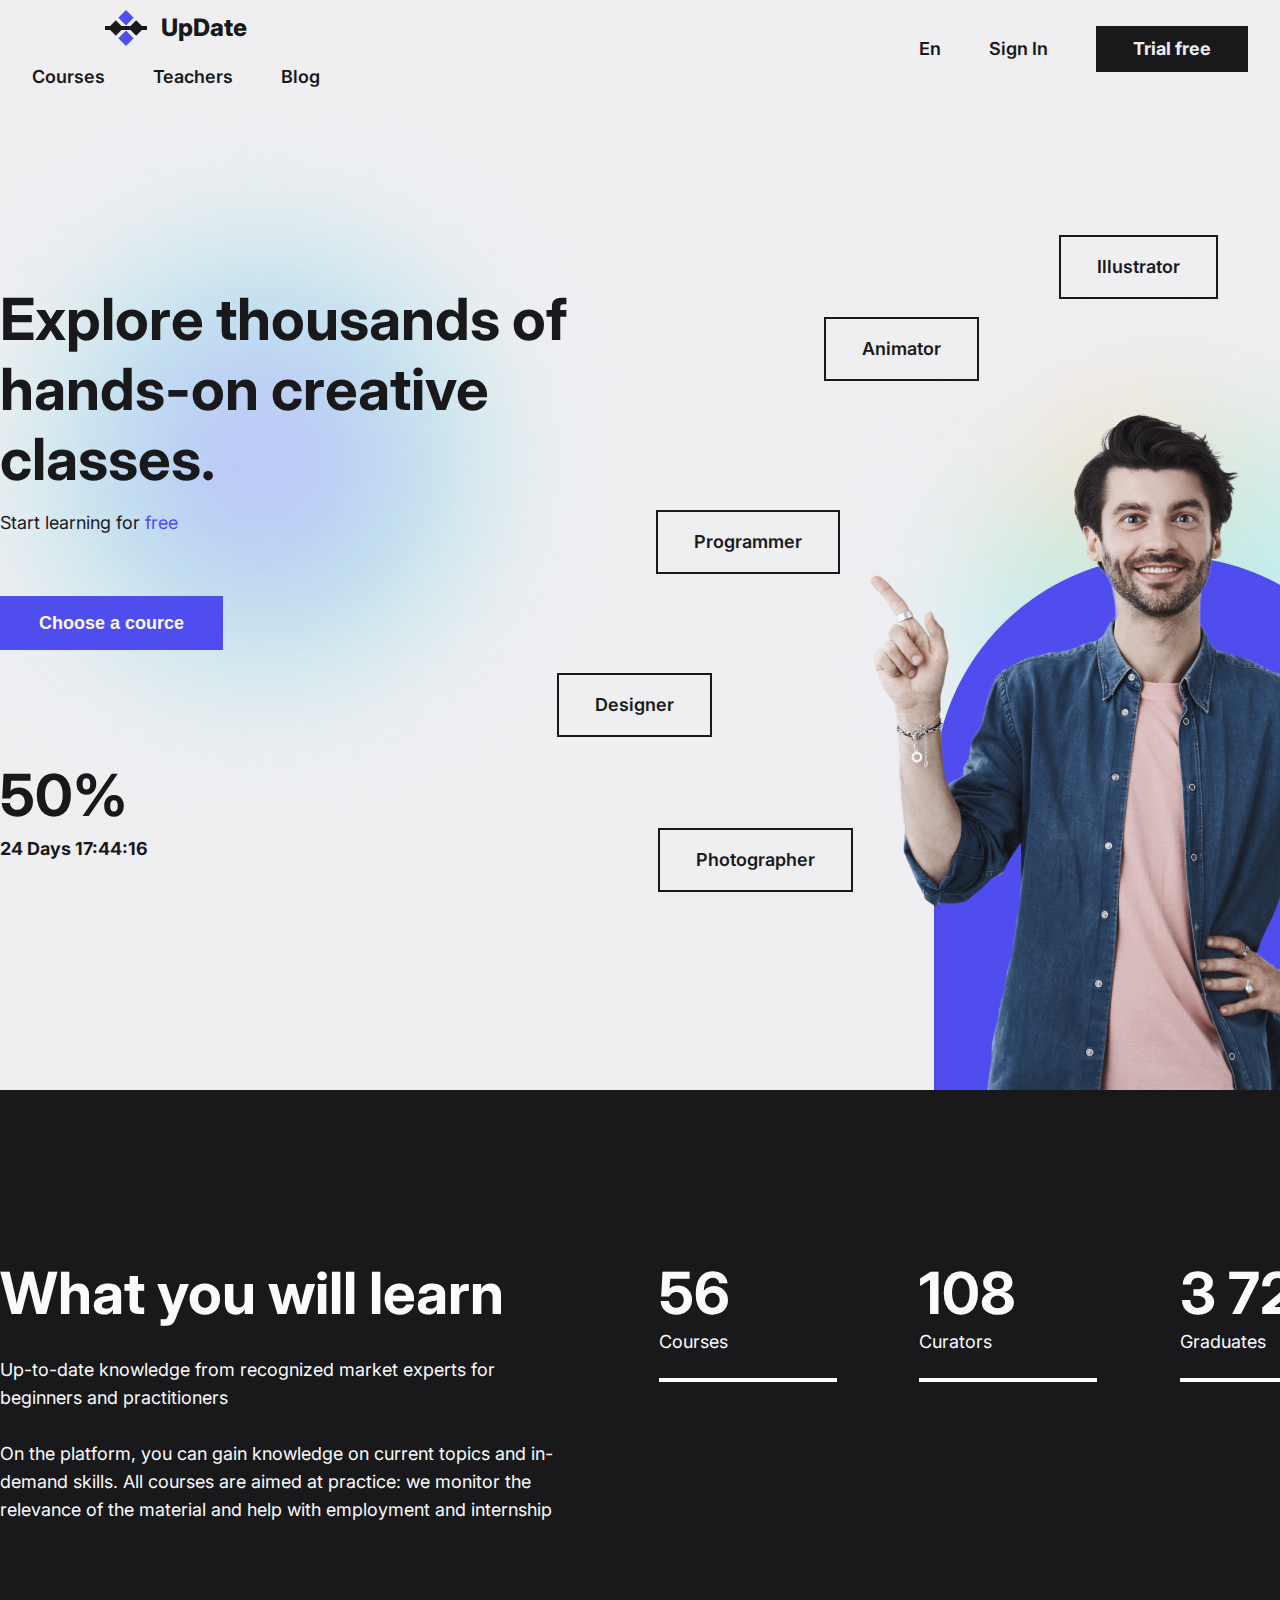
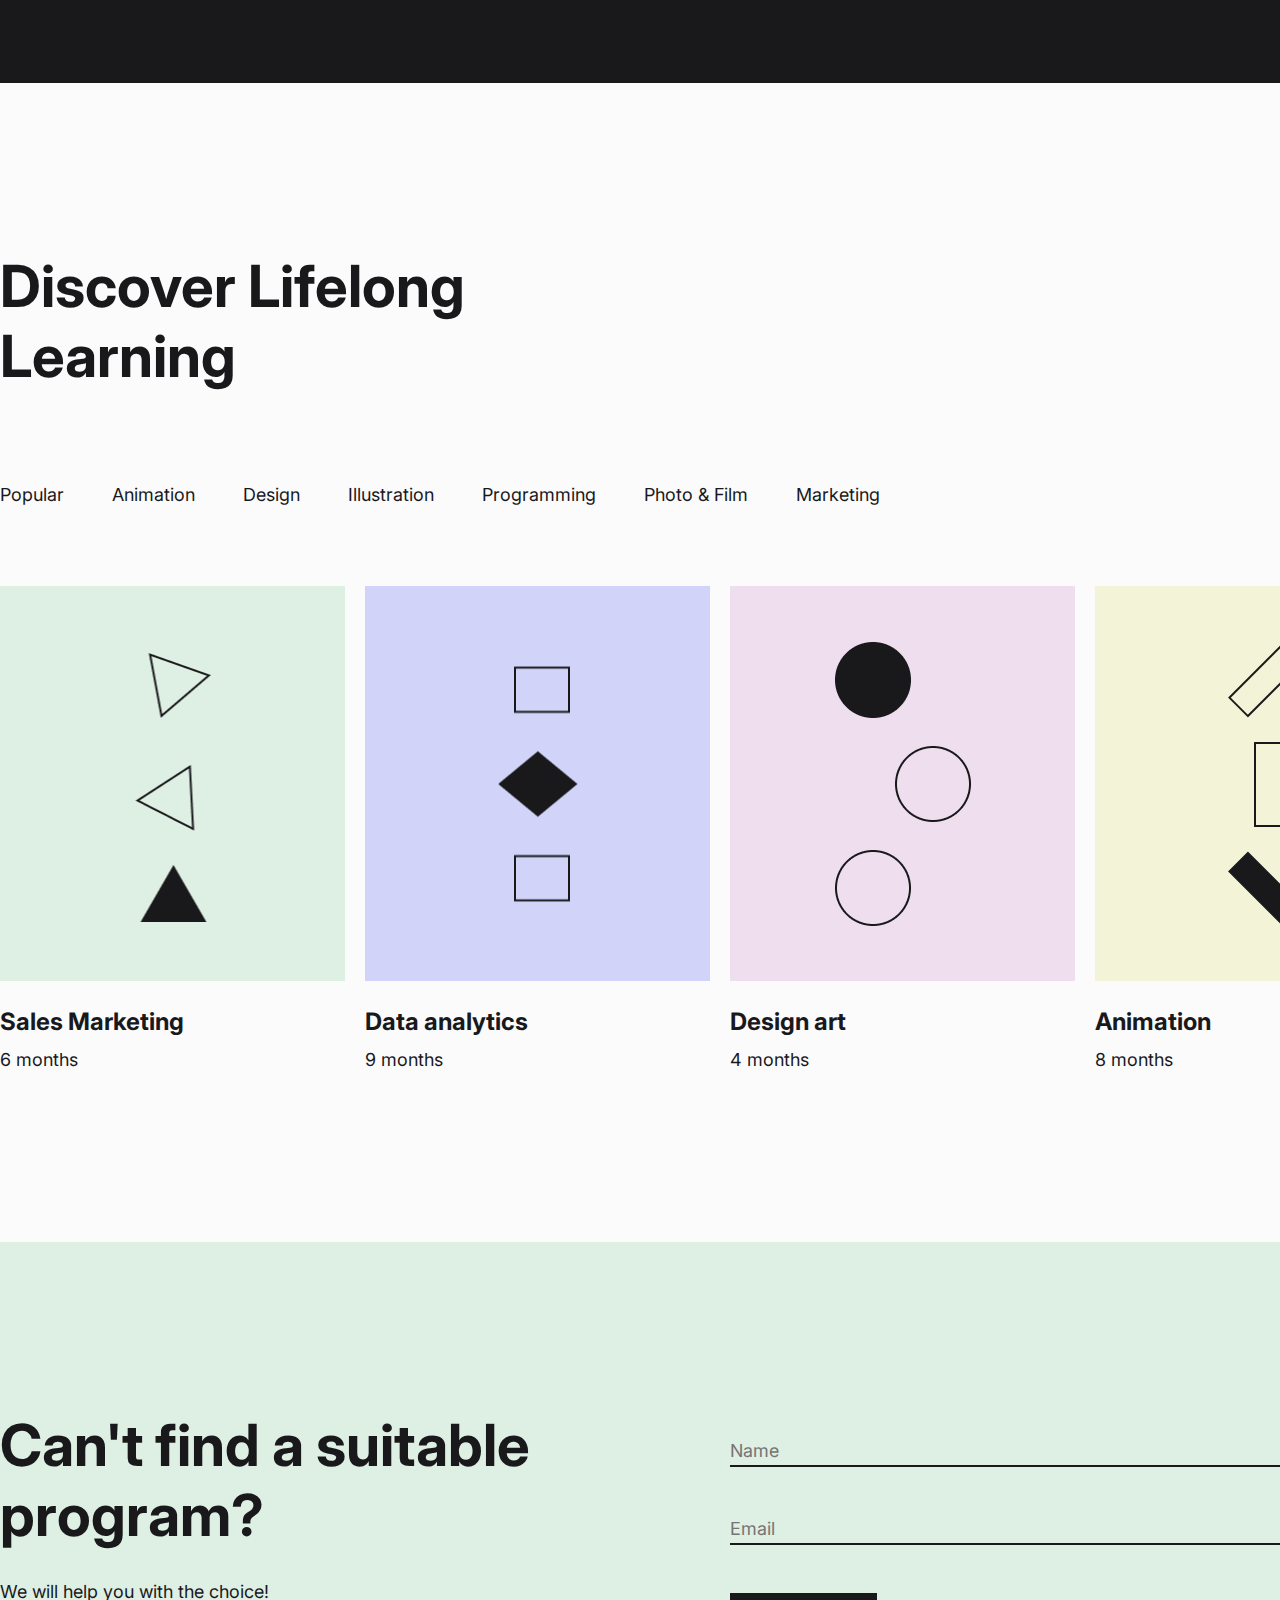
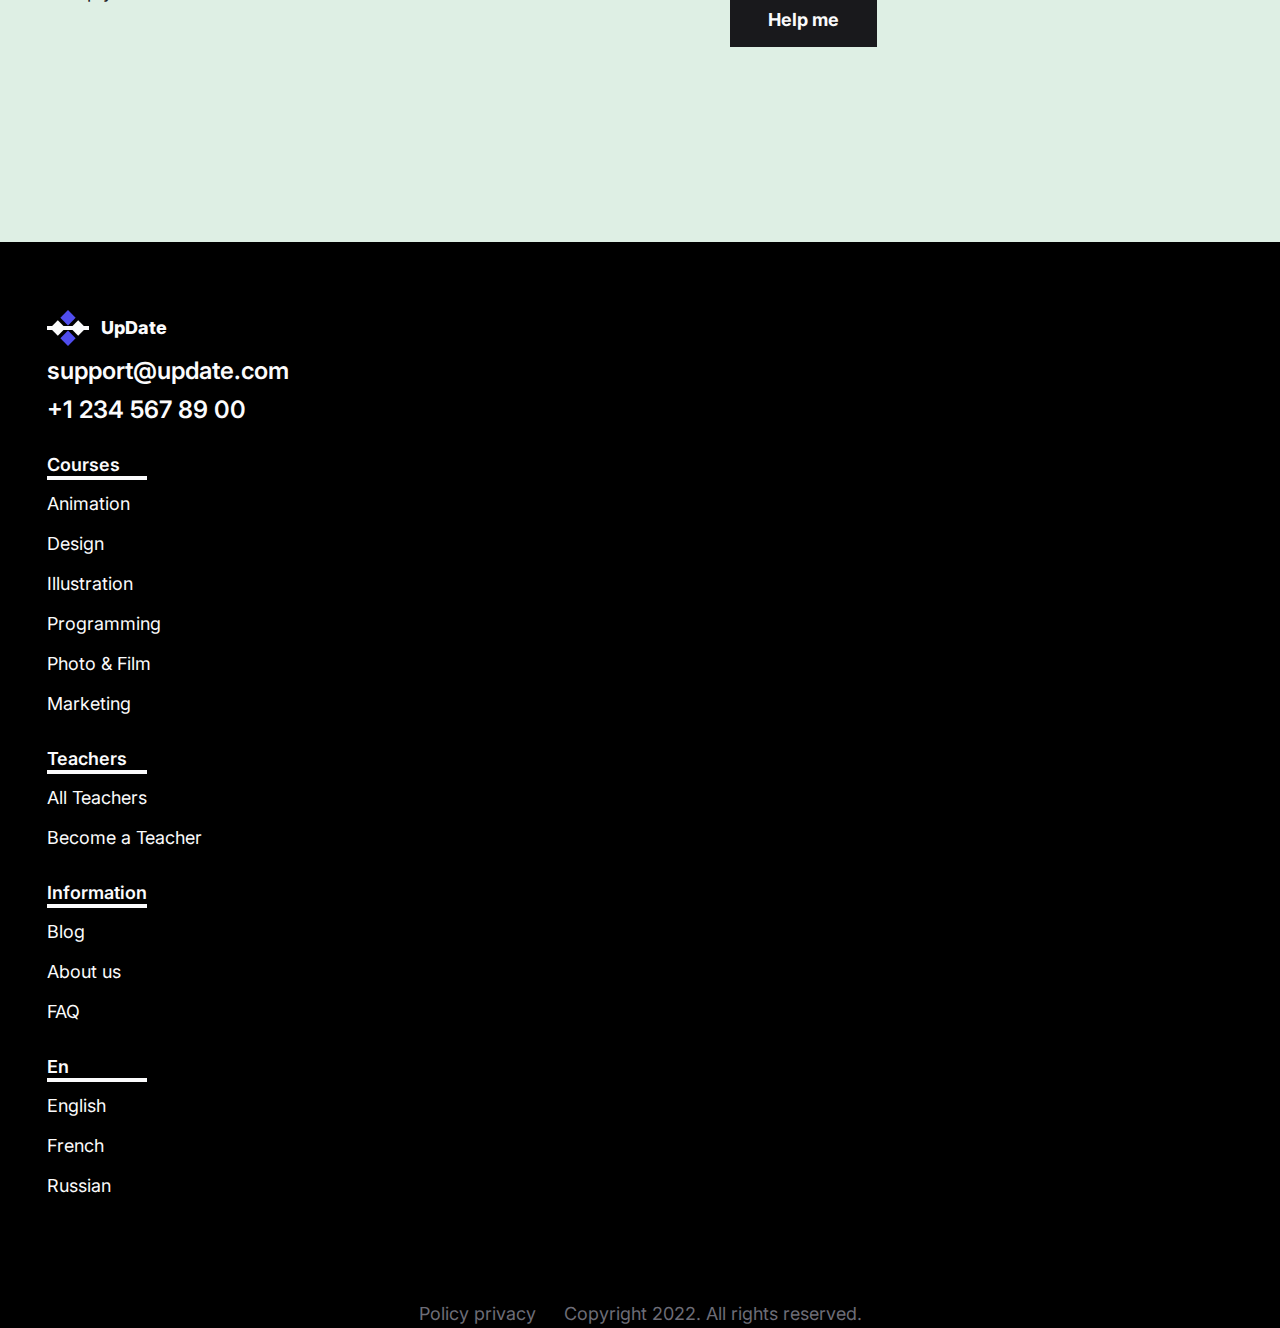
<file: index.html>
<!DOCTYPE html>
<html lang="en">


<head>
    <meta charset="UTF-8">
    <meta name="viewport" content="width=device-width, initial-scale=1.0">
    <title>UpDate school</title>
    <link rel="preconnect" href="https://fonts.googleapis.com">
    <link rel="preconnect" href="https://fonts.gstatic.com" crossorigin>
    <link
        href="https://fonts.googleapis.com/css2?family=Inter:ital,opsz,wght@0,14..32,100..900;1,14..32,100..900&display=swap"
        rel="stylesheet">
    <link rel="stylesheet" href="style/main.css">
    <link rel="stylesheet" href="style/header.css">
    <link rel="stylesheet" href="style/footer.css">
</head>

<body>
    <header class="container header" tabindex="0">
        <div class="header_box">
            <a class="logo" href="index.html">
                <img src="img/logo.svg" alt="companys logo">
                UpDate
            </a>
            <nav class="nav" role="navigation">
                <ul class="nav__list">
                    <li>
                        <a class="nav__link" href="/courses.html">Courses</a>
                    </li>
                    <li>
                        <a class="nav__link" href="#">Teachers</a>
                    </li>
                    <li>
                        <a class="nav__link" href="#">Blog</a>
                    </li>
                </ul>
            </nav>
        </div>
        <div class="btw-box">
            <a class="header__link" href="#">
                En
            </a>
            <a class="header__link" href="#">
                Sign In
            </a>
            <a class="header__button" href="#">
                Trial free
            </a>
        </div>
    </header>
    <main>
        <section class="offer container" tabindex="0">
            <div class="offer__holder">
                <h1 class="offer__title">
                    Explore thousands of hands-on creative classes.
                </h1>
                <p class="offer__description">
                    Start learning for
                    <a class="offer__description__link" href="#"> free </a>
                </p>
                <button class="button">
                    Choose a cource
                </button>
                <p class="offer__sale">
                    50%
                </p>
                <p class="offer__time">
                    <time>
                        24 Days 17:44:16
                    </time>
                </p>
            </div>
            <ul class="offer__list">
                <li class="offer__marketer offer__item">
                    Marketer
                </li>
                <li class="offer__illustrator offer__item">
                    Illustrator
                </li>
                <li class="offer__animator offer__item">
                    Animator
                </li>
                <li class="offer__programmer offer__item">
                    Programmer
                </li>
                <li class="offer__designer offer__item">
                    Designer
                </li>
                <li class="offer__photographer offer__item">
                    Photographer
                </li>
            </ul>
        </section>

        <section class="learn" tabindex="0">
            <div class="learn__content container">
                <div class="learn__title">
                    <h2 class="learn__title__text">
                        What you will learn
                    </h2>
                    <p class="learn__description">
                        Up-to-date knowledge from recognized market experts for beginners and practitioners
                    </p>
                    <p class="learn__description" role="main">
                        On the platform, you can gain knowledge on current topics and
                        in-demand skills. All courses are aimed at practice: we monitor the relevance of the material
                        and
                        help with employment and internship
                    </p>
                </div>
                <div class="learn__counters">
                    <div class="learn__counters__item">
                        <p class="learn__counters__number">
                            56
                        </p>
                        <p class="learn__counters__description learn__line">
                            Courses
                        </p>
                    </div>
                    <div class="learn__counters__item">
                        <p class="learn__counters__number">
                            108
                        </p>
                        <p class="learn__counters__description">
                            Curators
                        </p>
                    </div>
                    <div class="learn__counters__item">
                        <p class="learn__counters__number">
                            3 723
                        </p>
                        <p class="learn__counters__description">
                            Graduates
                        </p>
                    </div>
                </div>
            </div>
        </section>

        <section class="discover" tabindex="0">
            <div class="discover__text container">
                <h2 class="discover__title">
                    Discover Lifelong Learning
                </h2>
                <div class="discover__list__nav">
                        <ul class="discover__list">
                            <li>
                                <button class="discover__button">
                                    Popular
                                </button>
                            </li>
                            <li>
                                <button class="discover__button">
                                    Animation
                                </button>
                            </li>
                            <li>
                                <button class="discover__button">
                                    Design
                                </button>
                            </li>
                            <li>
                                <button class="discover__button">
                                    Illustration
                                </button>
                            </li>
                            <li>
                                <button class="discover__button">
                                    Programming
                                </button>
                            </li>
                            <li>
                                <button class="discover__button">
                                    Photo & Film
                                </button>
                            </li>
                            <li>
                                <button class="discover__button">
                                    Marketing
                                </button>
                            </li>
                        </ul>
                    <a class="discover__list__more" href="#">
                        See more
                        <img src="img/more__arrow.png" alt="see more">
                    </a>
                </div>
                <div class="discover__cards">
                    <article class="discover__card__item">
                        <div class="discover__card__item__decor discover__card__item__decor--green">
                        </div>
                        <h3 class="discover__card__title">
                            Sales Marketing
                        </h3>
                        <p class="discover__card__description">
                            6 months
                        </p>
                    </article>
                    <article class="discover__card__item">
                        <div class="discover__card__item__decor discover__card__item__decor--blue">
                        </div>
                        <h3 class="discover__card__title">
                            Data analytics
                        </h3>
                        <p class="discover__card__description">
                            9 months
                        </p>
                    </article>
                    <article class="discover__card__item">
                        <div class="discover__card__item__decor discover__card__item__decor--pink">
                        </div>
                        <h3 class="discover__card__title">
                            Design art
                        </h3>
                        <p class="discover__card__description">
                            4 months
                        </p>
                    </article>
                    <article class="discover__card__item">
                        <div class="discover__card__item__decor discover__card__item__decor--yellow">
                        </div>
                        <h3 class="discover__card__title">
                            Animation
                        </h3>
                        <p class="discover__card__description">
                            8 months
                        </p>
                    </article>
                </div>
            </div>
        </section>

        <section class="find__programm" tabindex="0">
            <div class="find__programm__content container">
            <div class="find__programm__text">
                <h2 class="find_programm__title">
                    Can't find a suitable program?
                </h2>
                <p class="find_programm__description">
                    We will help you with the choice!
                </p>
            </div>
            <form action="https://fom.in.ua/echo" class="find__programm__form">
                <input class="find__programm__form__input" type="text" name="name" placeholder="Name" required>
                <input class="find__programm__form__input" type="email" name="email" placeholder="Email" required>
                <button class="find_programm__button">
                    Help me
                </button>
            </form>
        </section>

    </main>
    <footer class="footer">
        <div class="footer__content container">
            <div class="footer__info">
                <a class="logo__footer" href="index.html">
                    <img src="img/logo_footer.svg" alt="coompanies logo">
                    UpDate
                </a>
                <a class="contacts footer__link" href="mailto:support@update.com">
                    support@update.com
                </a>
                <a class="contacts footer__link" href="tel:12345678900">
                    +1 234 567 89 00
                </a>
            </div>
            <div class="sitemap" role = "navigation">
                <h6 class="sitemap__title">
                    Courses
                </h6>
                <ul class="sitemap__list">
                    <li>
                        <a class="footer__link" href="#">
                            Animation
                        </a>
                    </li>
                    <li>
                        <a class="footer__link" href="#">
                            Design
                        </a>
                    </li>
                    <li>
                        <a class="footer__link" href="#">
                            Illustration
                        </a>
                    </li>
                    <li>
                        <a class="footer__link" href="#">
                            Programming
                        </a>
                    </li>
                    <li>
                        <a class="footer__link" href="#">
                            Photo & Film
                        </a>
                    </li>
                    <li>
                        <a class="footer__link" href="#">
                            Marketing
                        </a>
                    </li>
                </ul>
            </div>
            <div class="sitemap">
                <h6 class="sitemap__title">
                    Teachers
                </h6>
                <ul class="sitemap__list">
                    <li>
                        <a class="footer__link" href="#">
                            All Teachers
                        </a>
                    </li>
                    <li>
                        <a class="footer__link" href="#">
                            Become a Teacher
                        </a>
                    </li>
                </ul>
            </div>
            <div class="sitemap">
                <h6 class="sitemap__title">
                    Information
                </h6>
                <ul class="sitemap__list">
                    <li>
                        <a class="footer__link" href="#">
                            Blog
                        </a>
                    </li>
                    <li>
                        <a class="footer__link" href="#">
                            About us
                        </a>
                    </li>
                    <li>
                        <a class="footer__link" href="#">
                            FAQ
                        </a>
                    </li>
                </ul>
            </div>
            <div class="sitemap">
                <h6 class="sitemap__title">
                    En
                </h6>
                <ul class="sitemap__list">
                    <li>
                        <a class="footer__link" href="#">
                            English
                        </a>
                    </li>
                    <li>
                        <a class="footer__link" href="#">
                            French
                        </a>
                    </li>
                    <li>
                        <a class="footer__link" href="#">
                            Russian
                        </a>
                    </li>
                </ul>
            </div>
        </div>
        <div class="policy container">
            <a class="footer__policy__link" href="#">
                Policy privacy
            </a>
            <p class="copyright">
                Copyright 2022. All rights reserved.
            </p>
        </div>
    </footer>

</body>

</html>
</file>
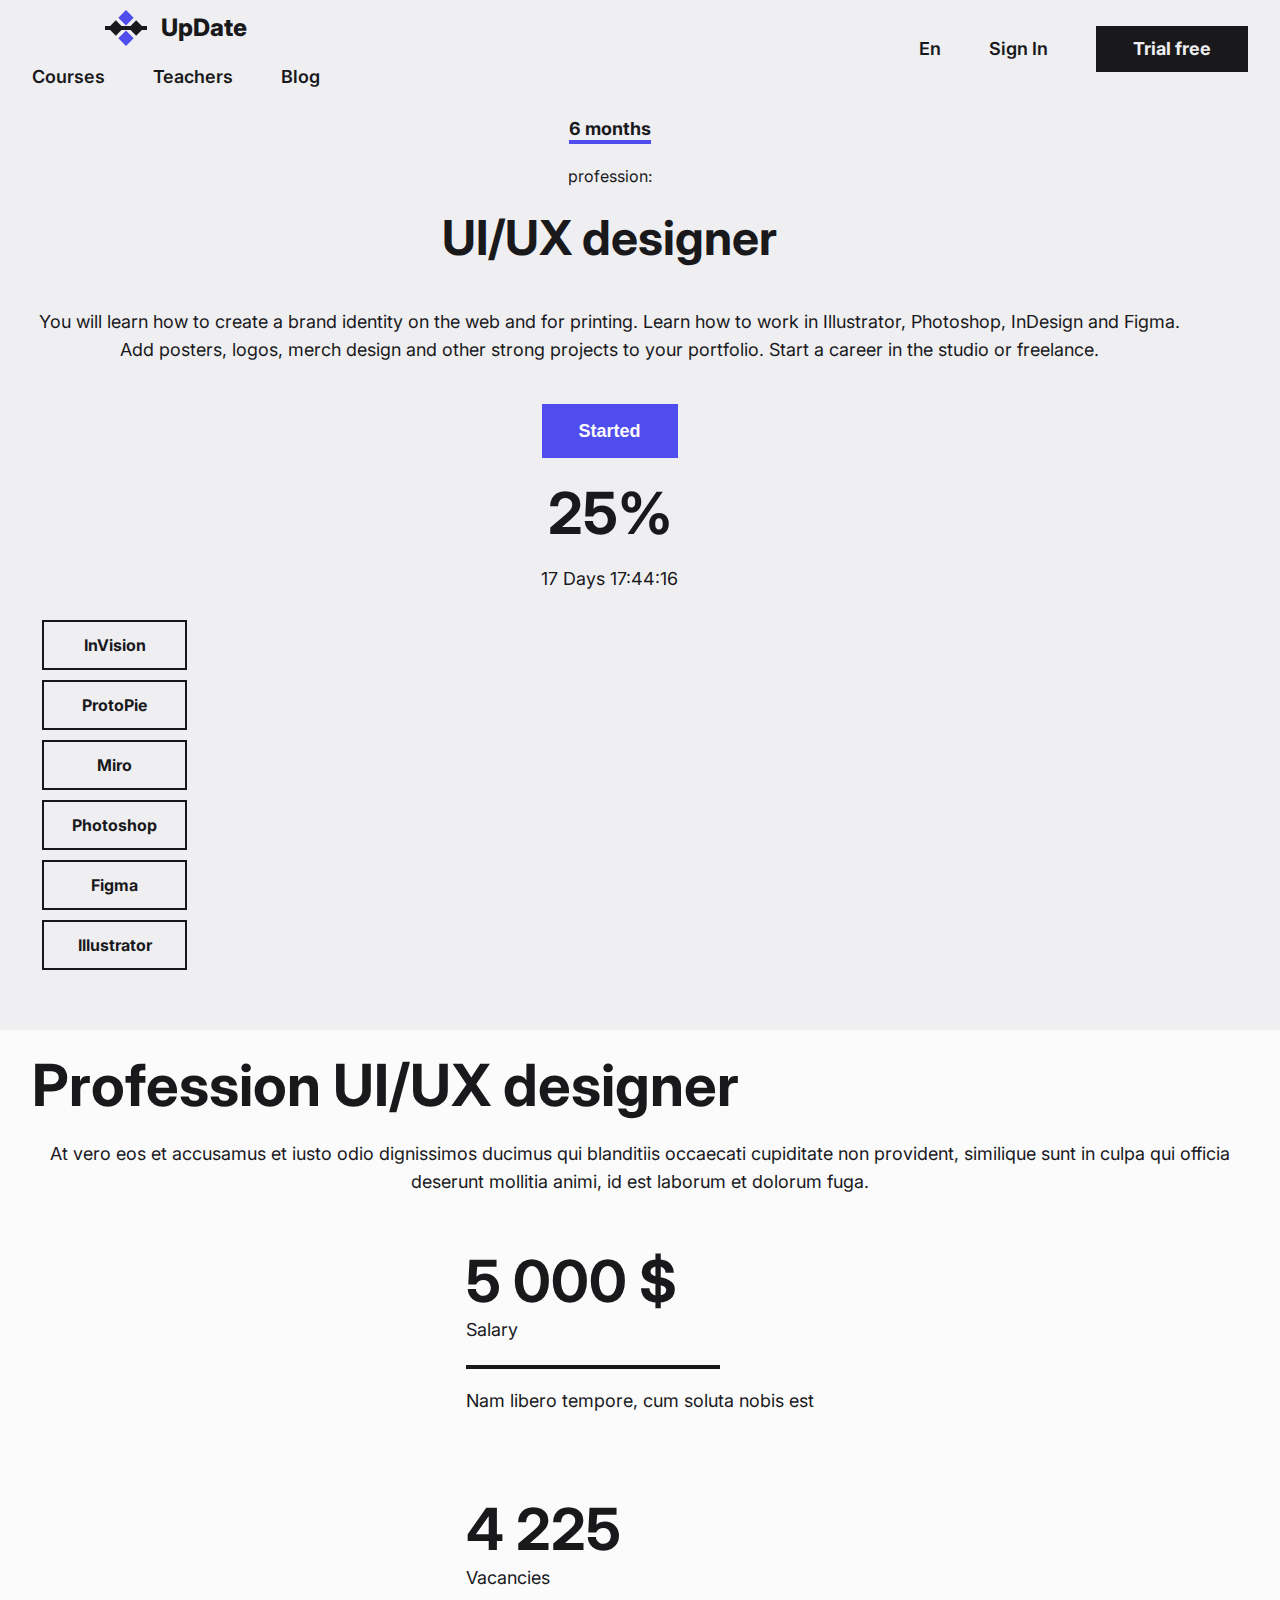
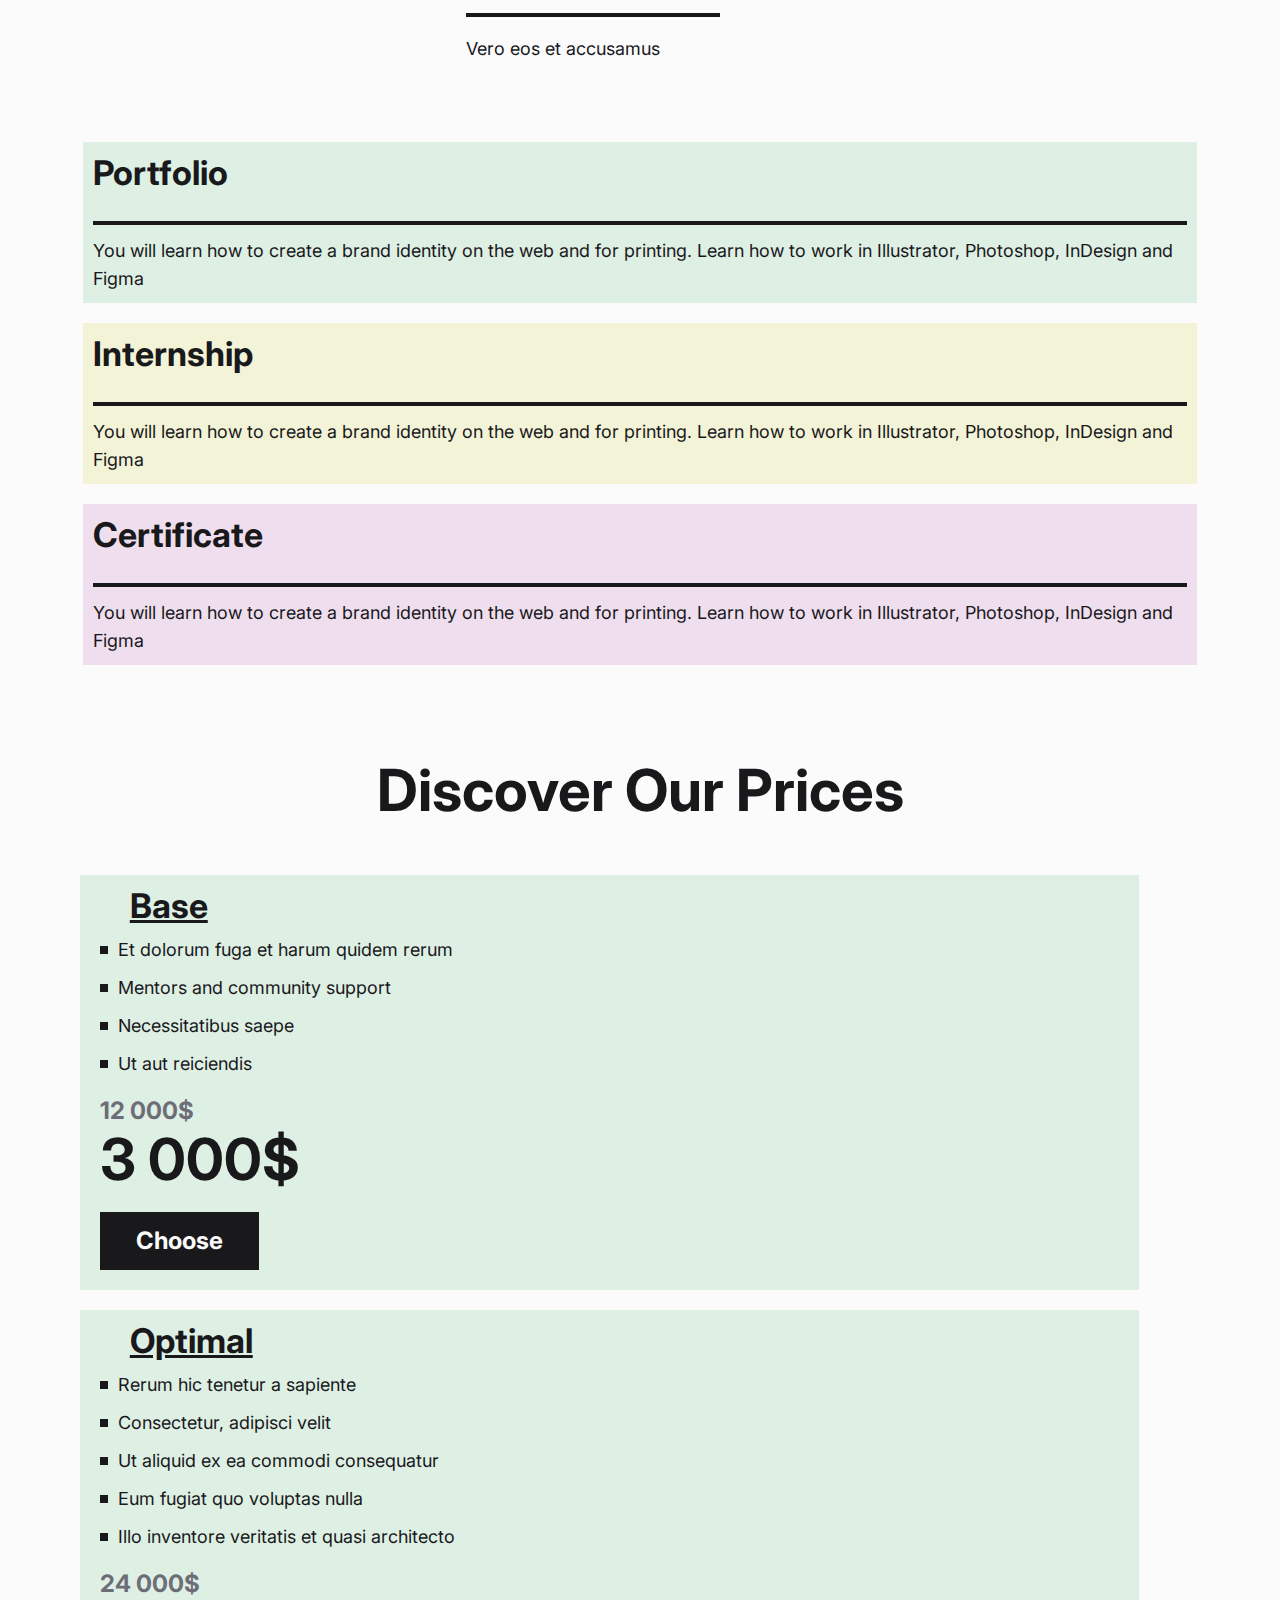
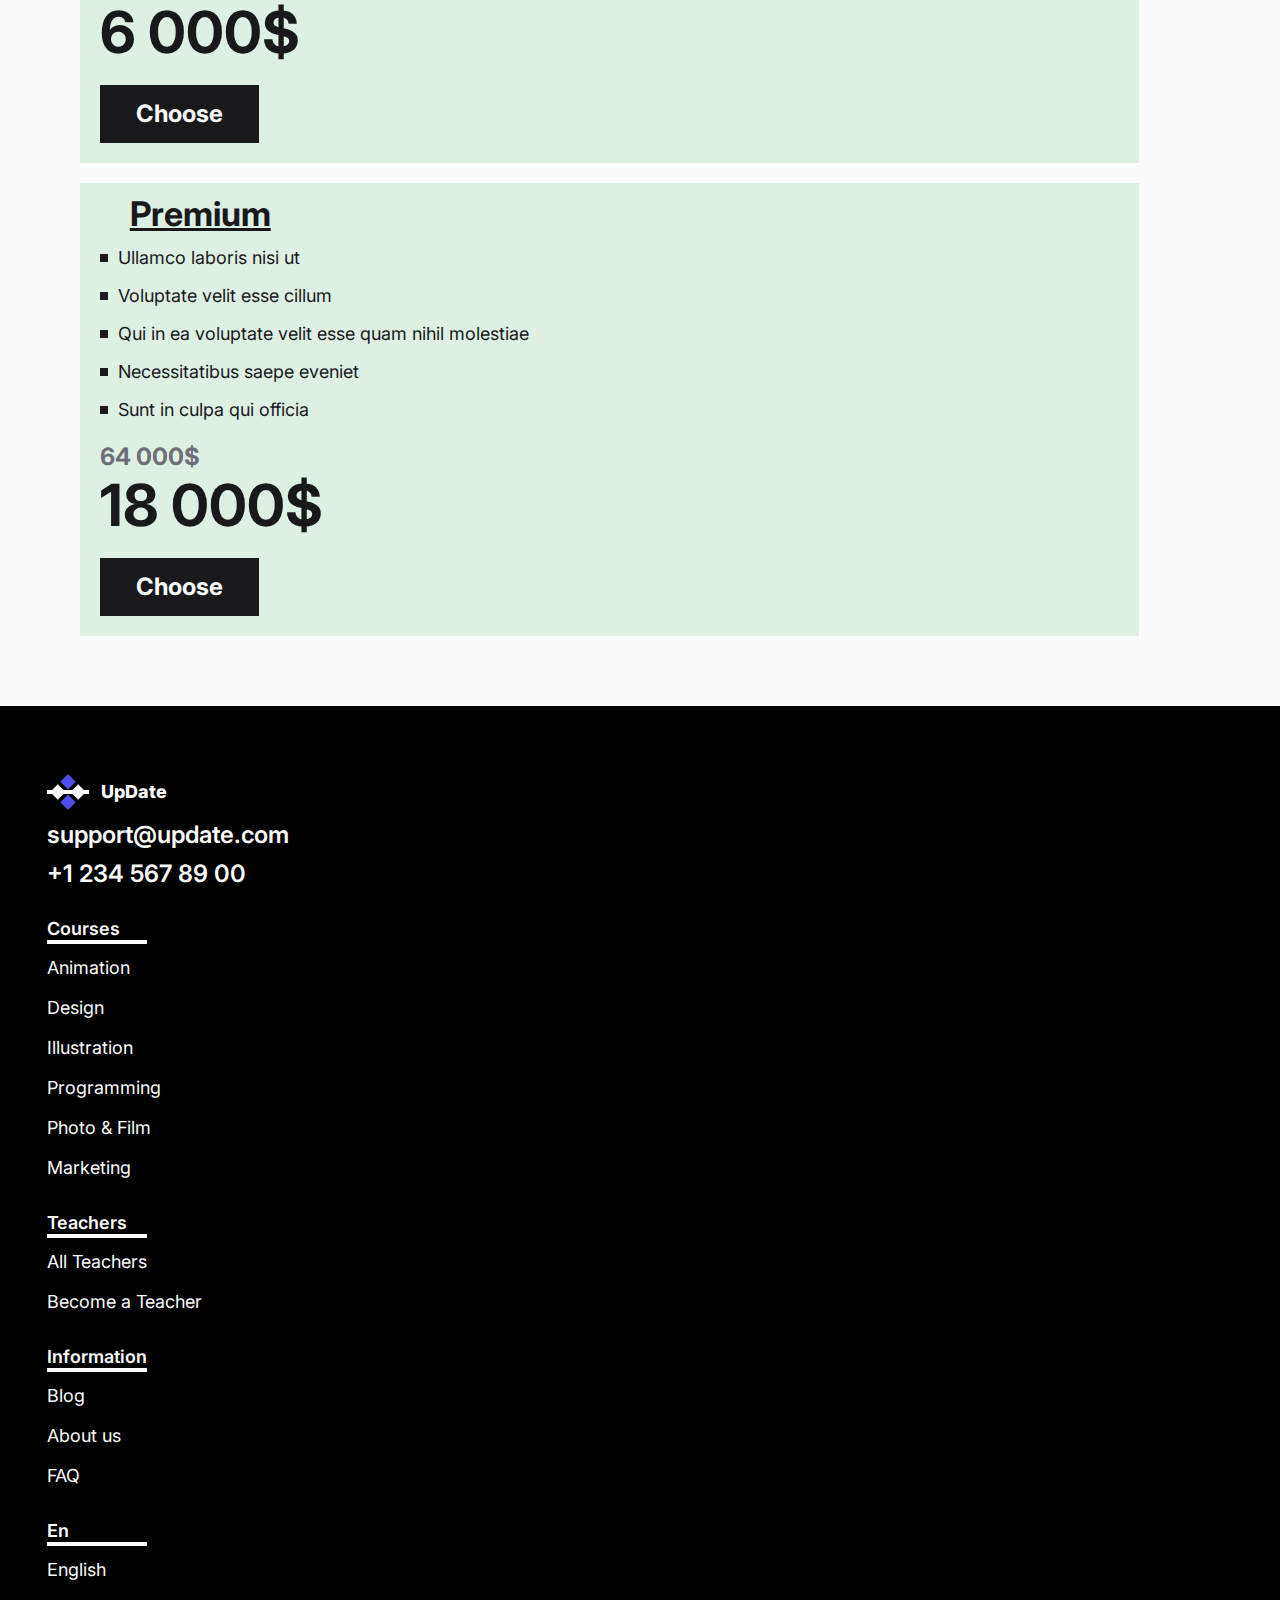
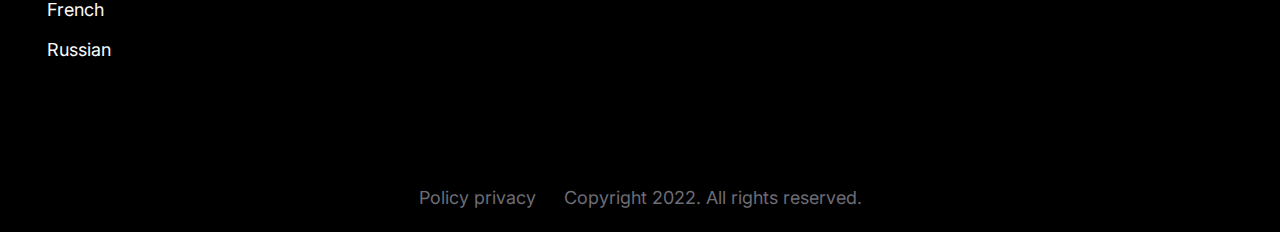
<file: courses.html>
<!DOCTYPE html>
<html lang="en">

<head>
    <meta charset="UTF-8">
    <meta name="viewport" content="width=device-width, initial-scale=1.0">
    <title>Courses</title>
    <link rel="preconnect" href="https://fonts.googleapis.com">
    <link rel="preconnect" href="https://fonts.gstatic.com" crossorigin>
    <link
        href="https://fonts.googleapis.com/css2?family=Inter:ital,opsz,wght@0,14..32,100..900;1,14..32,100..900&display=swap"
        rel="stylesheet">
    <link rel="stylesheet" href="style/courses.css">
    <link rel="stylesheet" href="style/header.css">
    <link rel="stylesheet" href="style/footer.css">
</head>

<body>
    <header class="container header">
        <div class="header_box">
            <a class="logo" href="index.html">
                <img src="img/logo.svg" alt="company logo">
                UpDate
            </a>
            <nav class="nav" role="navigation">
                <ul class="nav__list">
                    <li>
                        <a class="nav__link" href="#">Courses</a>
                    </li>
                    <li>
                        <a class="nav__link" href="#">Teachers</a>
                    </li>
                    <li>
                        <a class="nav__link" href="#">Blog</a>
                    </li>
                </ul>
            </nav>
        </div>
        <div class="btw-box">
            <a class="header__link" href="#">
                En
            </a>
            <a class="header__link" href="#">
                Sign In
            </a>
            <a class="header__button" href="#">
                Trial free
            </a>
        </div>
    </header>

    <main>
        <section class="course container">
            <div class="course__description">
                <p class="course__text__duration">
                    6 months
                </p>
                <p class="course__text course__text__profession">
                    profession:
                </p>
                <h1 class="course__title">
                    UI/UX designer
                </h1>
                <p class="course__text_text" role="main">
                    You will learn how to create a brand identity on the web and for printing. Learn how to work in
                    Illustrator, Photoshop, InDesign and Figma.
                    Add posters, logos, merch design and other strong projects to your portfolio. Start a career in the
                    studio or freelance.
                </p>
                <button class="course__button">
                    Started
                </button>
                <p class="course__sale">
                    25%
                </p>
                <p class=" course__time">
                    <time>
                        17 Days 17:44:16
                    </time>
                </p>
            </div>
            <ul class="course__list">
                <li class="course__list__item course__list__invision">
                    InVision
                </li>
                <li class="course__list__item course__list__protopie">
                    ProtoPie
                </li>
                <li class="course__list__item course__list__miro">
                    Miro
                </li>
                <li class="course__list__item course__list__photoschop">
                    Photoshop
                </li>
                <li class="course__list__item course__list__figma">
                    Figma
                </li>
                <li class="course__list__item course__list__illustrator">
                    Illustrator
                </li>
            </ul>
        </section>

        <section class="profession">
            <div class="profession__content container">
                <div class="profession__title">
                    <h2 class="profession__title__h">
                        Profession
                        UI/UX designer
                    </h2>
                    <p class="profession__description">
                        At vero eos et accusamus et iusto odio dignissimos ducimus qui blanditiis occaecati cupiditate
                        non
                        provident, similique sunt in culpa qui officia deserunt mollitia animi, id est laborum et
                        dolorum
                        fuga.
                    </p>
                </div>
                <div class="proffession__counters">
                    <div class="profession__counters__item">
                        <p class="proffession__counters__number">
                            5 000 $
                        </p>
                        <p class="proffession__counters__name main__font">
                            Salary
                        </p>
                        <p class="proffession__counters__description main__font">
                            Nam libero tempore, cum soluta nobis est
                        </p>
                    </div>
                    <div class="profession__counters__item">
                        <p class="proffession__counters__number">
                            4 225
                        </p>
                        <p class="proffession__counters__name main__font">
                            Vacancies
                        </p>
                        <p class="proffession__counters__description main__font">
                            Vero eos et accusamus
                        </p>
                    </div>
                </div>
            </div>
            <div class="profession__cards container">
                <article class="profession__card__item profession__card__item-green">
                    <h3 class="profession__card__title">
                        Portfolio
                    </h3>
                    <p class="profession__card__description">
                        You will learn how to create a brand identity on the web and for printing. Learn how to work
                        in
                        Illustrator, Photoshop, InDesign and Figma
                    </p>
                </article>
                <article class="profession__card__item profession__card__item-yellow">
                    <h3 class="profession__card__title">
                        Internship
                    </h3>
                    <p class="profession__card__description">
                        You will learn how to create a brand identity on the web and for printing. Learn how to work
                        in
                        Illustrator, Photoshop, InDesign and Figma
                    </p>
                </article>
                <article class="profession__card__item profession__card__item-pink">
                    <h3 class="profession__card__title">
                        Certificate
                    </h3>
                    <p class="profession__card__description">
                        You will learn how to create a brand identity on the web and for printing. Learn how to work
                        in
                        Illustrator, Photoshop, InDesign and Figma
                    </p>
                </article>
            </div>

        </section>

        <section class="prices">
            <div class="prices__content container">
                <h2 class="prices__title">
                    Discover Our
                    Prices
                </h2>
                <div class="prices__cards">
                    <article class="prices__card__item">
                        <div class="prices__card__item__first">
                            <h3 class="prices__card__title">
                                Base
                            </h3>
                            <ul class="prices__card_description">
                                <li class="square">
                                    Et dolorum fuga et harum quidem rerum
                                </li>
                                <li class="square">
                                    Mentors and community support
                                </li>
                                <li class="square">
                                    Necessitatibus saepe
                                </li>
                                <li class="square">
                                    Ut aut reiciendis
                                </li>
                            </ul>
                        </div>
                        <div class="prices__card__item__second">
                            <p class="prices__card__price">
                                12 000$
                            </p>
                            <p class="prices__card__price__month">
                                3 000$
                            </p>
                            <button type="submit" name="submit__button" value="submit"
                                class="prices__card__item__button">
                                Choose
                            </button>
                        </div>
                    </article>

                    <article class="prices__card__item">
                        <div class="prices__card__item__first">
                            <h3 class="prices__card__title">
                                Optimal
                            </h3>
                            <ul class="prices__card_description">
                                <li class="square">
                                    Rerum hic tenetur a sapiente
                                </li>
                                <li class="square">
                                    Consectetur, adipisci velit
                                </li>
                                <li class="square">
                                    Ut aliquid ex ea commodi consequatur
                                </li>
                                <li class="square">
                                    Eum fugiat quo voluptas nulla
                                </li>
                                <li class="square">
                                    Illo inventore veritatis et quasi architecto
                                </li>
                            </ul>
                        </div>
                        <div class="prices__card__item__second">
                            <p class="prices__card__price">
                                24 000$
                            </p>
                            <p class="prices__card__price__month">
                                6 000$
                            </p>
                            <button type="submit" name="submit__button" value="submit"
                                class="prices__card__item__button">
                                Choose
                            </button>
                        </div>
                    </article>

                    <article class="prices__card__item">
                        <div class="prices__card__item__first">
                            <h3 class="prices__card__title">
                                Premium
                            </h3>
                            <ul class="prices__card_description">
                                <li class="square">
                                    Ullamco laboris nisi ut
                                </li>
                                <li class="square">
                                    Voluptate velit esse cillum
                                </li>
                                <li class="square">
                                    Qui in ea voluptate velit esse quam nihil molestiae
                                </li>
                                <li class="square">
                                    Necessitatibus saepe eveniet
                                </li>
                                <li class="square">
                                    Sunt in culpa qui officia
                                </li>
                            </ul>
                        </div>
                        <div class="prices__card__item__second">
                            <p class="prices__card__price">
                                64 000$
                            </p>
                            <p class="prices__card__price__month">
                                18 000$
                            </p>
                            <button type="submit" name="submit__button" value="submit"
                                class="prices__card__item__button">
                                Choose
                            </button>
                        </div>
                    </article>
                </div>
            </div>
        </section>
    </main>

    <footer class="footer">
        <div class="footer__content container">
            <div class="footer__info">
                <a class="logo__footer" href="index.html">
                    <img src="img/logo_footer.svg" alt="logo">
                    UpDate
                </a>
                <a class="contacts footer__link" href="mailto:support@update.com">
                    support@update.com
                </a>
                <a class="contacts footer__link" href="tel:12345678900">
                    +1 234 567 89 00
                </a>
            </div>
            <div class="sitemap" role="navigation">
                <h6 class="sitemap__title">
                    Courses
                </h6>
                <ul class="sitemap__list">
                    <li>
                        <a class="footer__link" href="#">
                            Animation
                        </a>
                    </li>
                    <li>
                        <a class="footer__link" href="#">
                            Design
                        </a>
                    </li>
                    <li>
                        <a class="footer__link" href="#">
                            Illustration
                        </a>
                    </li>
                    <li>
                        <a class="footer__link" href="#">
                            Programming
                        </a>
                    </li>
                    <li>
                        <a class="footer__link" href="#">
                            Photo & Film
                        </a>
                    </li>
                    <li>
                        <a class="footer__link" href="#">
                            Marketing
                        </a>
                    </li>
                </ul>
            </div>
            <div class="sitemap">
                <h6 class="sitemap__title">
                    Teachers
                </h6>
                <ul class="sitemap__list">
                    <li>
                        <a class="footer__link" href="#">
                            All Teachers
                        </a>
                    </li>
                    <li>
                        <a class="footer__link" href="#">
                            Become a Teacher
                        </a>
                    </li>
                </ul>
            </div>
            <div class="sitemap">
                <h6 class="sitemap__title">
                    Information
                </h6>
                <ul class="sitemap__list">
                    <li>
                        <a class="footer__link" href="#">
                            Blog
                        </a>
                    </li>
                    <li>
                        <a class="footer__link" href="#">
                            About us
                        </a>
                    </li>
                    <li>
                        <a class="footer__link" href="#">
                            FAQ
                        </a>
                    </li>
                </ul>
            </div>
            <div class="sitemap">
                <h6 class="sitemap__title">
                    En
                </h6>
                <ul class="sitemap__list">
                    <li>
                        <a class="footer__link" href="#">
                            English
                        </a>
                    </li>
                    <li>
                        <a class="footer__link" href="#">
                            French
                        </a>
                    </li>
                    <li>
                        <a class="footer__link" href="#">
                            Russian
                        </a>
                    </li>
                </ul>
            </div>
        </div>
        <div class="policy container">
            <a class="footer__policy__link" href="#">
                Policy privacy
            </a>
            <p class="copyright">
                Copyright 2022. All rights reserved.
            </p>
        </div>
    </footer>

</body>

</html>
</file>
<file: style/main.css>
body {
    background-color: #EFEFF2;
    margin: 0;
    color: #19191C;
    font: 400 18px/28px Inter, sans-serif;
}

.container {
    width: 1440px;
    margin: 0 auto;
}

.offer {
    display: flex;
    justify-content: space-between;
    align-items: flex-start;
    padding: 0 0 230px;
    background: url(../img/offer_man.png) 127% 121% no-repeat,
    url(../img/bg_img.png) 96% 100% no-repeat,
    url(../img/ellipse2.png) 110% 55% no-repeat,
    url(../img/ellipse1.png) -14% 0 no-repeat;
}

.offer__holder {
width: 648px;
padding-top: 80px;
margin: 106px 0 0 0;
display: flex;
flex-direction: column;
align-items: flex-start;
}

.offer__title {
    font-size: 58px;
    line-height: 70px;
    font-weight: 700;
    margin: 0 0 18px 0;
}

.offer__description {
    font-size: 18px;
    line-height: 22px;
    font-weight: 400; 
    margin: 0 0 62px 0;  
}

.button {
width: 223px;
background-color: #504DEE;
color: #FBFBFC;
font-size: 18px;
line-height: 22px;
font-weight: 700;
padding: 16px 38px;
margin: 0 0 110px 0;
border: none;
}

.button:hover {
    transform: scale(1.2);
    transition: transform 0.2s ease-in-out;
}

.offer__sale {
    font-size: 58px;
    line-height: 70px;
    font-weight: 700;
    margin: 0 0 8px 0;
}

.offer__time {
    font-size: 18px;
    line-height: 22px;
    font-weight: 700;
    margin: 0;
}

.offer__list {
    padding: 0;
    margin: 137px 0 0 0;
    flex-grow: 1;
    list-style: none;
    position: relative;
}

.offer__item:focus {
    transition: 0.3s ease-in-out;
    box-shadow: 0 0 20px rgba(80, 77, 238, 0.5);
}

.offer__item {
    position: absolute;
    border: 2px solid #19191C;
    padding: 16px 36px;
    font-size: 18px;
    line-height: 28px;
    font-weight: 600;
}
.offer__marketer {
    top: 96px;
    right: 0px;
}

.offer__illustrator {
    top: 0px;
    right: 222px;
}

.offer__animator {
    top: 82px;
    right: 461px;
}

.offer__programmer {
    top: 275px;
    right: 600px;
}

.offer__designer {
    top: 438px;
    right: 728px;
}

.offer__photographer {
    top: 593px;
    right: 587px;
}

.learn {
    background-color: #19191C;
    color: #FBFBFC;
}

.learn__content {
    display: flex;
    justify-content: space-between;
    padding: 168px 0 159px 0;
    flex: 1 1 30%;
}

.learn__description {
    font-size: 18px;
    line-height: 28px;
    font-weight: 400;
    margin: 28px 0 0 0;
}

.learn__title {
    display: flex;
    flex-direction: column;
    flex: 40%;
}

.learn__counters {
    display: flex;
    justify-content: space-evenly;
    flex: 60%;
}
.learn__title__text {
    padding: 0;
    margin: 0;
    font-size: 58px;
    line-height: 70px;
    font-weight: 700;
}

.learn__counters__item {
    display: flex;
    flex-direction: column;
    align-items: left;
    justify-content: flex-start;
}
.learn__counters__number {
    font-size: 58px;
    line-height: 70px;
    font-weight: 700;
    margin: 0;
    padding: 0;
}

.learn__counters__description {
    font-size: 18px;
    line-height: 28px;
    font-weight: 400;
    padding: 0 0 22px 0;
    margin: 0;
    display: inline-block;
    border-bottom: 4px solid #FBFBFC;
    width: 178px;
    text-align: left;
}

.discover {
    background-color: #FBFBFC;
    padding: 168px 0;
}

.discover__text {
    display: flex;
    flex-direction: column;
    justify-content: space-between;
    padding: 0;
}

.discover__title {
    font-size: 58px;
    line-height: 70px;
    font-weight: 700;
    margin: 0 0 45px 0;
    width: 594px;
}

.discover__list__nav {
    display: flex;
    justify-content: space-between;
    list-style: none;
    margin: 45px 0 65px 0;
}

.discover__list {
    display: flex;
    justify-content: flex-start;
    gap: 48px;
    list-style: none;
    padding: 0; 
    margin: 0;
}

.discover__button {
    all: unset;
    font-size: 18px;
    line-height: 28px;
    font-weight: 400;
    color: #19191C;


}
  .discover__button:active {
    font: #19191C;
    display: inline;
    box-shadow: 0 4px 0 #19191C;
    font-weight: 700;
    line-height: 22px;
  }

  .discover__list__more {
    display: flex;
    justify-content: space-between;
    gap: 18px;
    padding: 0;
    margin: 0;
    font-size: 18px;
    line-height: 22px;
    font-weight: 700;
    text-decoration: none;
    color: #19191C;
    align-items: center;
  }

  .discover__cards {
    display: flex;
    justify-content: space-between;
    padding: 0;
    margin: 0;
    gap: 20px;
    }

    .discover__card__item {
        flex: 1 1 25%; 
    }

    .discover__card__title {
        margin: 28px 0 11px 0;
        font-size: 24px;
        line-height: 26px;
        font-weight: 700;
    }
        

    .discover__card__description {
        margin: 0px;
        padding: 0px;
        font-size: 18px;
        line-height: 28px;
        font-weight: 400;
    }

    .discover__card__item__decor {
        height: 395px;
        width: 345px;
        position: relative;
    }

    .discover__card__item__decor--green {
        background-color: #DEEFE4;
    }

    .discover__card__item__decor--green::before {
        content: '';
        position: absolute;
        width: 107px;
        height: 312px;
        top: 50%;
        left: 50%;
        background: url(../img/group1.png) no-repeat;
        transform: translate(-50%, -50%);
    }

    .discover__card__item__decor--blue {
        background-color: #D1D4F8;
    }

    .discover__card__item__decor--blue::before {
        content: '';
        position: absolute;
        width: 80px;
        height: 235px;
        top: 50%;
        left: 50%;
        background: url(../img/group2.png) no-repeat;
        transform: translate(-50%, -50%);
    }

    .discover__card__item__decor--pink {
        background-color: #EFDEEE;
    }

    .discover__card__item__decor--pink::before {
        content: '';
        position: absolute;
        width: 136px;
        height: 284px;
        top: 50%;
        left: 50%;
        background: url(../img/group4.png) no-repeat;
        transform: translate(-50%, -50%);
    }
    .discover__card__item__decor--yellow {
        background-color: #F3F3D7;
    }

    .discover__card__item__decor--yellow::before {
        content: '';
        position: absolute;
        width: 80px;
        height: 294px;
        top: 50%;
        left: 50%;
        background: url(../img/group3.png) no-repeat;
        transform: translate(-50%, -50%);
    }

    .find__programm {
        background: #DEEFE4;
        padding: 168px 0;
    }

    .find__programm__text {
        margin: 0 0 68px 0;
    }

    .find__programm__content {
        display: flex;
        justify-content: space-between;
        align-items: center;
    }

    .find_programm__title {
        font-size: 58px;
        line-height: 70px;
        font-weight: 700;
        margin: 0;
    }

    .find_programm__description {
        font-size: 18px;
        line-height: 28px;
        font-weight: 400;
        margin: 28px 0 0 0;
    }

    .find__programm__form {
        display: flex;
        flex-direction: column;
        gap: 48px;
        align-items: flex-start;
        flex: 1 1 50%;
    }

    .find__programm__form__input {
        all: unset;
        display: inline-block;
        border-bottom: 2px solid #19191C;
        width: 710px;
        font-size: 18px;
        line-height: 28px;
        font-weight: 400;
        color: #19191C;
    }

    .find_programm__button {
        all: unset;
        background-color: #19191C;
        color: #FBFBFC;
        font-size: 18px;
        line-height: 22px;
        font-weight: 700;
        padding: 16px 38px;
        border: none;
    }
    

   .find__programm__form:focus {
        background-color: #0000ff
   }
</file>
<file: style/header.css>
.header {
    display: flex;
    padding: 36px 0 0;
    justify-content: space-between;
}

.header_box {
    display: flex;
    align-items: center;
    gap: 68px;
}

.nav__list {
    display: flex;
    list-style: none;
    gap: 48px;
    padding: 0;
    margin: 0;
    font-size: 18px;
    line-height: 22px;
    font-weight: 600;
}

.nav__link {
    color: #19191C;
    text-decoration: none;
}

.btw-box {
    display: flex;
    gap: 48px;
    align-items: center;
}

.logo {
    font-weight: 800;
    font-size: 24px;
    line-height: 30px;
    display: flex;
    align-items: center;
    gap: 14px;
    color: #19191C;
    text-decoration: none;
}

.header__link {
    color: #19191C;
    text-decoration: none;
    font-size: 18px;
    line-height: 22px;
    font-weight: 600;
}

.header__button {
    background-color: #19191C;
    color: #EFEFF2;
    font-size: 18px;
    line-height: 22px;
    font-weight: 700;
    padding: 12px 37px;
    text-decoration: none;
}

@media screen and (max-width: 1439px) {

    .header {
        width: 95%;
        flex-wrap: wrap;
        padding: 10px 20px;
        gap: 20px;
        font-size: 16px;
        font-weight: 400;
    }

    .header_box {
        gap: 20px;
        justify-content: flex-start;
        flex-direction: column;
    }

}
</file>
<file: style/footer.css>
.footer {
    background-color: black;
    width: 100%;
    margin: 0 auto;
    color: #FBFBFC;
    display: flex;
    flex-direction: column;
    padding: 68px 0 0 0;
    align-self: center;
}

.footer__content {
    display: flex;
    align-self: center;
    justify-content: space-between;
}

.footer__info {
    display: flex;
    flex-direction: column;
}

.logo__footer {
    font-weight: 800;
    font-size: 18px;
    line-height: 22px;
    display: flex;
    gap: 12px;
    align-items: center;
    color: #FBFBFC;
    text-decoration: none;
    margin: 0 0 20px 0;
}

.contacts {
    font-size: 24px;
    line-height: 29px;
    font-weight: 600;
    margin: 28px 0 0 0;
}

.offer__description__link {
    color: #504DEE;
    text-decoration: none;
}

.footer__link {
    color: #FBFBFC;
    text-decoration: none;
}

.policy {
    font-size: 18px;
    line-height: 28px;
    font-weight: 400;
    display: flex;
    flex-direction: row;
    align-self: center;
    justify-content: center;
    gap: 28px;
    margin: 100px 0 0 0;
}

.footer__policy__link {
    color: #6D6D77;
    text-decoration: none;
    font-size: 18px;
    line-height: 28px;
    font-weight: 400;
    margin: 0;
    padding: 0;
}

.footer__policy__link :visited {
    color: #6D6D77;
}

.copyright {
    margin: 0;
    color: #6D6D77;
}

.sitemap__title {
    font-size: 18px;
    line-height: 22px;
    font-weight: 600;
    padding: 0 0 28px 0;
    margin: 0;
}

.sitemap__list {
    display: flex;
    flex-direction: column;
    align-items: flex-start;
    list-style: none;
    padding: 0 0;
    margin: 0;
    gap: 12px;
    text-decoration: none;
}

.sitemap {
    display: flex;
    flex-direction: column;
    align-items: flex-start;
    font-size: 18px;
    line-height: 28px;
    font-weight: 400;
    padding: 0;
    margin: 0;
}

@media screen and (max-width: 1439px) {
    .footer__content {
        width: 95%;
        flex-direction: column;
        justify-content: center;
        padding: 0 0 0 30px;
    }

    .footer__info {
        justify-content: space-between;
        gap: 10px;
        margin: 0;
        padding: 0;
    }

    .contacts {
        margin: 0;
        padding: 0;
    }

    .sitemap {
        margin: 10px 0 0 0;
        padding: 0;
        flex-direction: column;
    }

    .sitemap__title {
        border-bottom: 4px solid #FBFBFC;
        width: 100px;
        padding: 20px 0 0 0;
        margin: 0 0 10px 0;
    }

    .logo__footer {
        margin: 0;
        padding: 0;
    }
}
</file>
<file: style/courses.css>
body {
    background-color: #EFEFF2;
    margin: 0;
    color: #19191C;
    font: 400 18px/28px Inter, sans-serif;
}

.container {
    width: 1440px;
    margin: 0 auto;
}

.course {
    display: flex;
    justify-content: space-between;
    align-items: flex-start;
    padding: 0 0 195px;
    background: url(../img/ellipse1.png) -14% 0 no-repeat alt="background image", 
        url(../img/female.png) 135% 100% no-repeat alt = "background image",
        url(../img/ellipse2.png) 125% 65% no-repeat;
}

.course__description {
    width: 648px;
    display: flex;
    flex-direction: column;
    align-items: flex-start;
    padding-top: 167px;
}

.course__title {
    font-size: 58px;
    line-height: 70px;
    font-weight: 700;
    margin: 0;
}

.course__text_text {
    margin: 48px 0 50px 0;
}

.course__text {
    font-size: 18px;
    line-height: 22px;
    font-weight: 400;
    margin: 0 0 62px 0;
}

.course__text__profession {
    margin: 62px 0 2px 0;
}

.course__text__duration {
    font-size: 18px;
    line-height: 22px;
    font-weight: 700;
    display: inline-block;
    border-bottom: 4px solid #504DEE;
    text-align: left;
    padding-bottom: 8px;
}

.course__button {
    background-color: #504DEE;
    color: #FBFBFC;
    font-size: 18px;
    line-height: 22px;
    font-weight: 700;
    padding: 16px 37px;
    margin: 0 0 110px 0;
    border: none;
}

.course__sale {
    font-size: 58px;
    line-height: 70px;
    font-weight: 700;
    color: #19191C;
    margin: 0 0 8px 0;
}

.course__time {
    font-size: 18px;
    line-height: 22px;
    font-weight: 400;
    color: #19191C;
    margin: 0;
    padding: 0;
}

.course__list {
    flex-grow: 1;
    list-style: none;
    position: relative;
    margin: 166px 0 0 0;
}

.course__list__item {
    position: absolute;
    border: 2px solid #19191C;
    padding: 16px 36px;
    font-size: 18px;
    line-height: 22px;
    font-weight: 700;
}

.course__list__invision {
    top: 105px;
    right: 0px;
}

.course__list__protopie {
    top: 0px;
    right: 223px;
}

.course__list__miro {
    top: 130px;
    right: 487px;
}

.course__list__photoschop {
    top: 310px;
    right: 467px;
}

.course__list__figma {
    top: 455px;
    right: 677px;
}

.course__list__illustrator {
    top: 640px;
    right: 609px;
}

.profession {
    background-color: #FBFBFC;
    display: flex;
    flex-direction: column;
    align-items: center;
    padding: 168px 0 0 0;
}

.profession__content {
    display: flex;
    justify-content: space-between;
    align-items: space-between;
    gap: 141px;
}

.profession__title {
    display: flex;
    flex: 45%;
    flex-direction: column;
    align-items: flex-start;
    justify-content: space-between;
}

.profession__title__h {
    font-size: 58px;
    line-height: 70px;
    font-weight: 700;
    margin: 0;
}

.profession__description {
    font-size: 18px;
    line-height: 28px;
    font-weight: 400;
    margin: 28px 0 168px 0;
}

.proffession__counters {
    display: flex;
    flex: 55%;
    gap: 103px;
}

.profession__card__item {
    padding: 68px 51px 68px 48px
}

.proffession__counters__number {
    font-size: 58px;
    line-height: 70px;
    font-weight: 700;
    margin: 0;
    padding: 0;
}

.main__font {
    font-size: 18px;
    line-height: 28px;
    font-weight: 400;
    margin: 0 0 18px 0;
    padding: 0 0 21px 0;
}

.proffession__counters__name {
    display: inline-block;
    border-bottom: 4px solid #19191C;
    width: 254px;
}

.profession__cards {
    display: flex;
    justify-content: space-between;
    gap: 20px;
}

.profession__card__item-green {
    background-color: #DEEFE4;
}

.profession__card__item-yellow {
    background-color: #F3F3D7;
}

.profession__card__item-pink {
    background-color: #EFDEEE;
}

.profession__card__title {
    font-size: 34px;
    line-height: 41px;
    font-weight: 700;
    margin: 0;
}

.profession__card__description {
    font-size: 18px;
    line-height: 28px;
    font-weight: 400;
    display: inline-block;
    border-top: 4px solid #19191C;
    width: 100%;
    padding: 12px 0 0 0;
    margin: 28px 0 0 0;
    list-style-type: decimal;
}

.prices {
    background-color: #FBFBFC;
    display: flex;
    padding: 171px 0 168px 0;
}

.prices__title {
    width: 30%;
    font-size: 58px;
    line-height: 70px;
    font-weight: 700;
    color: #19191C;
    padding: 0%;
    margin: 0 0 100px 0;
}

.prices__card__item {
    background-color: #DEEFE4;
    height: 633px;
    display: flex;
    flex-direction: column;
    justify-content: space-between;
    flex: 33%;
    padding: 48px 38px 51px 65px;
}

.prices__card__item ul {
    list-style: none;
    padding: 0;
    margin: 0;
}

.prices__card__item li {
    margin: 0 0 10px 18px;
    position: relative;
}

.prices__card__item li::before {
    content: '';
    display: inline-block;
    width: 8px;
    height: 8px;
    background-color: #19191C;
    position: absolute;
    left: -18px;
    top: 50%;
    transform: translateY(-50%);
}

.prices__card__item:hover li::before {
    background-color: #FBFBFC;
}

.prices__card__title {
    font-size: 34px;
    line-height: 41px;
    font-weight: 700;
    margin: 0 0 45px 0;
}

.prices__cards {
    display: flex;
    justify-content: space-between;
    gap: 20px;
}

.square {
    margin-bottom: 22px;
}

.prices__card__price {
    font-size: 24px;
    line-height: 26px;
    font-weight: 700;
    color: #6D6D77;
    margin: 0;
}

.prices__card__price__month {
    font-size: 58px;
    line-height: 70px;
    font-weight: 700;
    color: #19191C;
    margin: 0 0 18px 0;
}

.prices__card__item__button {
    all: unset;
    background-color: #19191C;
    color: #FBFBFC;
    font-size: 24px;
    line-height: 26px;
    font-weight: 700;
    padding: 16px 36px;
}

.prices__card__item:hover {
    background-color: #504DEE;
    color: #FBFBFC;

}

.prices__card__item:hover button {
    background-color: #FBFBFC;
    color: #504DEE;
}

.prices__card__item:hover p {
    color: #FBFBFC;
}

@media screen and (max-width: 1439px) {
    .container {
        width: 95%;
        padding: 20px 10px;
    }

    .course {
        flex-direction: column;
        align-items: flex-start;
        padding-bottom: 50px;
        background-size: 80%;
        text-align: center;
        gap: 20px;
        justify-content: flex-start;
        background: url(../img/ellipse1.png) 100% 0% no-repeat,
            url(../img/female.png) 24% 190% no-repeat alt="background image";
    }

    .course__description {
        width: 95%;
        align-items: center;
        padding-top: 50px;
    }

    .course__title {
        font-size: 48px;
        line-height: 60px;
    }

    .course__text {
        font-size: 16px;
        line-height: 24px;
    }

    .course__list__item {
        font-size: 16px;
        padding: 12px 28px;
        position: unset;
        margin: 10px;
    }

    .profession__content {
        flex-direction: column;
        align-items: center;
        gap: 50px;
    }

    .profession__title {
        flex: unset;
        text-align: center;
    }

    .proffession__counters {
        flex-direction: column;
        gap: 40px;
        align-items: flex-start;
    }

    .profession__cards {
        flex-direction: column;
        align-items: center;
        gap: 20px;
    }

    .prices {
        flex-direction: column;
        align-items: center;
        padding: 50px 0;
    }

    .prices__title {
        width: 100%;
        text-align: center;
        margin-bottom: 50px;
    }

    .prices__cards {
        flex-direction: column;
        gap: 20px;
        align-items: center;
    }

    .prices__card__item {
        width: 90%;
        padding: 5px;
    }

    .prices__cards {
        flex-wrap: wrap;
    }

    .prices__cards {
        width: 95%;

    }

    .profession__card__item {
        width: 90%;
        padding: 10px;
    }

    .profession__description {
        margin: 20px 0 0 0;
    }

    .prices__card__title {
        padding: 10px 10px 10px 30px;
        margin: 0;
        text-decoration: underline;
    }

    .prices__card_description {
        margin-left: 10px;
    }

    .prices__card__item__second {
        padding-top: 10px;
    }

    .prices__card__item {
        padding: 0 0 20px 20px;
    }

    .course__description {
        gap: 20px;
        margin: 0;
        padding: 0;
    }

    .course__text__duration,
    .course__text__profession,
    .course__title {
        margin: 0;
        padding: 0;
    }

    .course__sale,
    .course__time {
        margin: 0;
        padding: 0;
        align-items: flex-start;

    }

    .course__text_text {
        margin: 20px 0;
        padding: 0;
    }

    .course__button {
        margin: 0;
    }

    .course__list {
        position: unset;
        flex-direction: column;
        justify-content: flex-start;
        gap: 20px;
        margin: 0;
        padding: 0;
    }

    .profession {
        padding: 0;
    }
}
</file>
